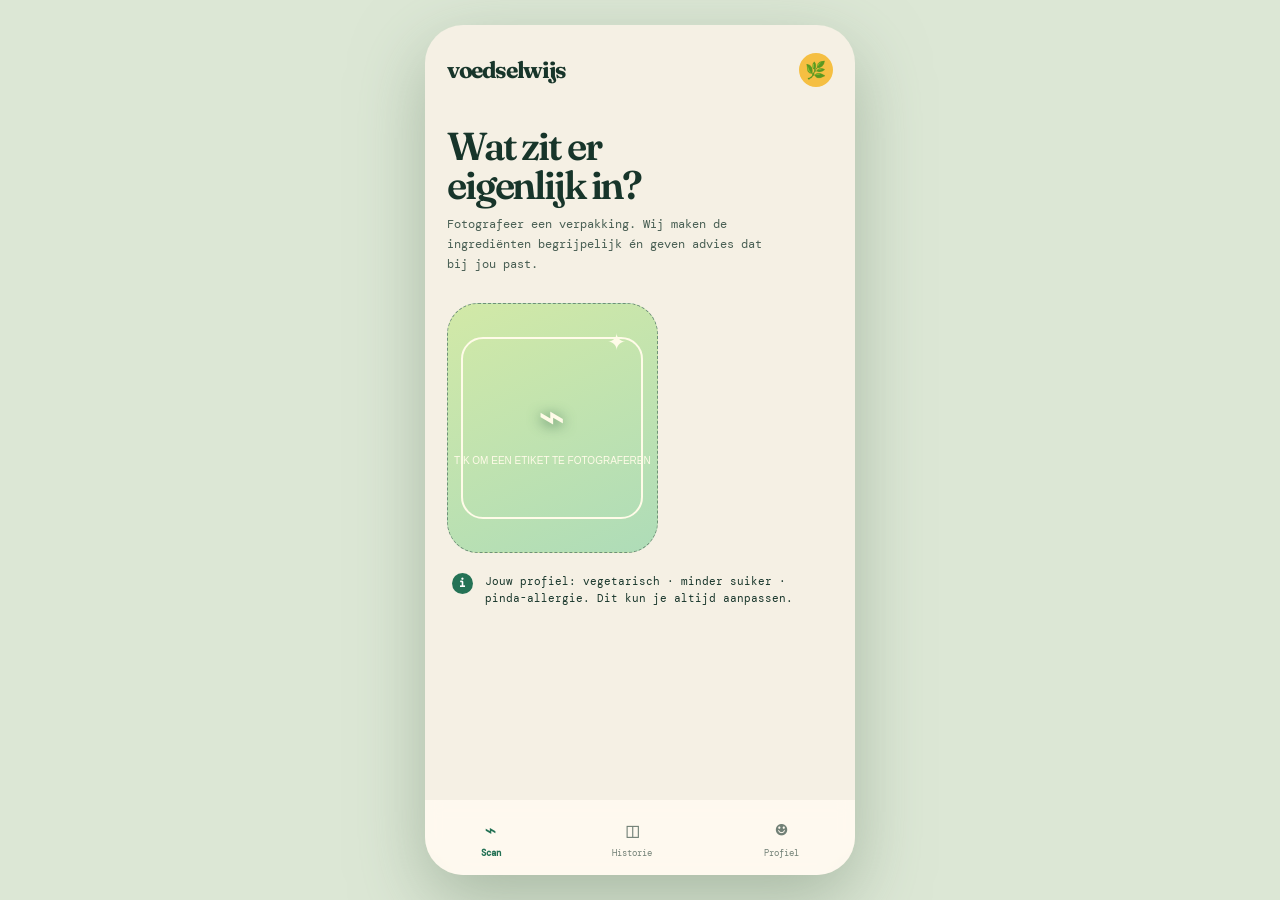
<file: outputs/voedselwijs-prototype.html>
<!doctype html>
<html lang="nl">
<head>
  <meta charset="utf-8">
  <meta name="viewport" content="width=device-width, initial-scale=1">
  <title>Voedselwijs — iPhone prototype</title>
  <style>
    @import url('https://fonts.googleapis.com/css2?family=DM+Mono:wght@400;500&family=Fraunces:opsz,wght@9..144,600;9..144,700&display=swap');
    :root { --ink:#17352a; --cream:#f5f0e4; --leaf:#d8efb2; --green:#247255; --sun:#f5bf42; --coral:#ef765c; }
    * { box-sizing:border-box; } body { margin:0; min-height:100vh; display:grid; place-items:center; background:#dce7d5; color:var(--ink); font-family:"DM Mono", monospace; }
    .phone { width:min(100vw, 430px); min-height:100vh; background:var(--cream); overflow:hidden; position:relative; padding:28px 22px 96px; }
    .top { display:flex; justify-content:space-between; align-items:center; font-size:11px; letter-spacing:.04em; } .logo { font-family:Fraunces,serif; font-size:23px; font-weight:700; letter-spacing:-.06em; } .avatar { width:34px; height:34px; display:grid; place-items:center; border-radius:50%; background:var(--sun); font-size:17px; }
    h1 { font-family:Fraunces,serif; font-weight:600; letter-spacing:-.055em; line-height:.99; font-size:39px; margin:40px 0 11px; } .intro { max-width:330px; font-size:12px; line-height:1.65; margin:0; opacity:.78; }
    .scan { border:1.5px dashed #6e9177; height:250px; border-radius:31px; margin:28px 0 20px; background:linear-gradient(155deg,#d2e9a7,#aedcb8); position:relative; overflow:hidden; display:grid; place-items:center; cursor:pointer; }
    .scan:before { content:""; width:178px; height:178px; border:2px solid #fffbe8; border-radius:22px; position:absolute; } .scan:after { content:"✦"; position:absolute; top:25px; right:31px; color:#fffbe8; font-size:23px; } .camera { z-index:1; color:#fffbe8; text-align:center; font-size:46px; text-shadow:0 2px 14px #386c4d; } .camera small { display:block; font-size:10px; margin-top:12px; text-shadow:none; }
    .hint { display:flex; gap:12px; align-items:flex-start; padding:0 5px; font-size:11px; line-height:1.55; } .hint b { background:var(--green); color:white; min-width:21px; height:21px; border-radius:50%; display:grid; place-items:center; }
    .result { display:none; margin-top:26px; animation:rise .45s ease both; } .product { display:flex; gap:14px; align-items:center; } .jar { width:72px; height:78px; border-radius:13px 13px 19px 19px; background:linear-gradient(90deg,#e7c682,#fff0bb,#ddae63); position:relative; } .jar:before {content:""; position:absolute; top:-8px; left:8px; right:8px; height:12px; background:#d64f38; border-radius:6px;} .jar:after {content:"PINDAKAAS"; position:absolute; top:33px; font-size:7px; width:100%; text-align:center; color:#874a23; font-weight:bold; }
    .product h2 { font-family:Fraunces,serif; font-size:23px; letter-spacing:-.04em; margin:0; } .product p { margin:5px 0 0; font-size:10px; opacity:.72; }
    .verdict { margin-top:20px; background:var(--ink); color:#f8f2e6; border-radius:24px; padding:19px; } .eyebrow { color:var(--sun); font-size:9px; letter-spacing:.09em; } .verdict h3 { font-family:Fraunces,serif; font-size:23px; line-height:1.04; letter-spacing:-.04em; margin:9px 0; } .verdict p { font-size:10px; line-height:1.55; margin:0; opacity:.8; }
    .chips { display:flex; gap:7px; flex-wrap:wrap; margin:16px 0 0; } .chip { padding:7px 9px; border-radius:99px; font-size:9px; background:#315b48; } .chip.warn { background:#8f4a3d; }
    .nav { position:absolute; bottom:0; left:0; right:0; height:75px; background:#fffaf0e8; backdrop-filter:blur(8px); display:flex; justify-content:space-around; align-items:center; color:#718076; font-size:9px; } .nav span { text-align:center; } .nav i { display:block; font-style:normal; font-size:20px; margin-bottom:4px; } .nav .active { color:var(--green); font-weight:bold; }
    @keyframes rise { from { opacity:0; transform:translateY(18px); } to {opacity:1; transform:none;} }
    @media (min-width:431px) { .phone { min-height:850px; border-radius:38px; box-shadow:0 25px 70px #79907888; } }
  </style>
</head>
<body>
  <main class="phone">
    <div class="top"><div class="logo">voedselwijs</div><div class="avatar">🌿</div></div>
    <section id="start">
      <h1>Wat zit er<br>eigenlijk in?</h1>
      <p class="intro">Fotografeer een verpakking. Wij maken de ingrediënten begrijpelijk én geven advies dat bij jou past.</p>
      <button class="scan" id="scan" aria-label="Maak een productfoto"><div class="camera">⌁<small>TIK OM EEN ETIKET TE FOTOGRAFEREN</small></div></button>
      <div class="hint"><b>i</b><span>Jouw profiel: vegetarisch · minder suiker · pinda-allergie. Dit kun je altijd aanpassen.</span></div>
    </section>
    <section class="result" id="result">
      <div class="product"><div class="jar"></div><div><h2>100% Pindakaas</h2><p>Calvé · 350 g · herkend via etiket</p></div></div>
      <article class="verdict"><div class="eyebrow">JOUW PERSOONLIJKE OORDEEL</div><h3>Een goede keuze,<br>met één duidelijke waarschuwing.</h3><p>Vegetarisch en zonder toegevoegde suiker. Bevat wel pinda's en is daarom niet veilig voor jouw allergie.</p><div class="chips"><span class="chip">✓ vegetarisch</span><span class="chip">✓ geen E-nummers</span><span class="chip warn">! bevat pinda</span></div></article>
    </section>
    <nav class="nav"><span class="active"><i>⌁</i>Scan</span><span><i>◫</i>Historie</span><span><i>☻</i>Profiel</span></nav>
  </main>
  <script>
    document.getElementById('scan').addEventListener('click', () => { document.getElementById('start').style.display='none'; document.getElementById('result').style.display='block'; });
  </script>
</body>
</html>
</file>
